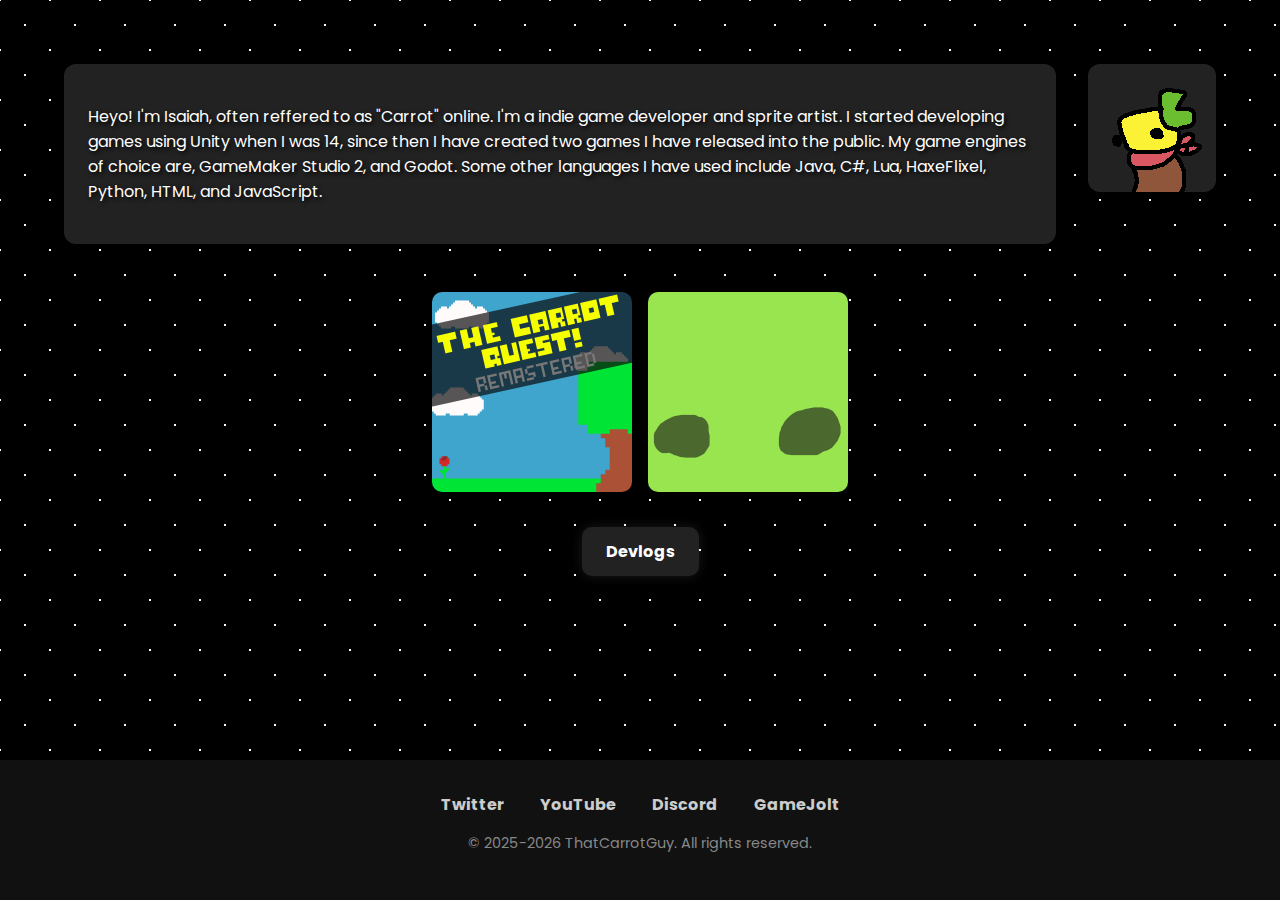
<file: index.html>
<!DOCTYPE html>
<html lang="en">
<head>
    <meta charset="UTF-8">
    <title>Carrot's Local Domain</title>
    <link rel="stylesheet" href="style.css">
    <link href="https://fonts.googleapis.com/css2?family=Poppins:wght@400;700&display=swap" rel="stylesheet">

    <meta property="og:title" content="Carrot's Local Domain" />
    <meta property="og:description" content="A cool collection of indie games made by yours truely!" />
    <meta property="og:image" content="https://thatcarrotguy.github.io/games/slimeshift/images/Logo.png" />
    <meta property="og:url" content="https://thatcarrotguy.github.io" />
</head>
<body>

	<audio id="boom" >
		<source src ="images/boom.mp3">
	</audio>

  <audio id="squeak" >
		<source src ="images/squeak.mp3">
	</audio>

  <main class="container">

    <section class="top">
      <div class="about-me">
        <p>Heyo! I'm Isaiah, often reffered to as "Carrot" online. I'm a indie game developer and sprite artist.
          I started developing games using Unity when I was 14, since then I have created two games I have released into the public. 
          My game engines of choice are, GameMaker Studio 2, and Godot. Some other languages I have used include Java, C#, Lua, HaxeFlixel, Python, HTML, and JavaScript.
        </p>
      </div>
      <div class="boy">
        <img id="main" src="images/wiggle.gif" alt="Animated Gif">
      </div>
    </section>

    <section class="games">
      <button onclick="location.href='games/carrotquest/'">
        <img src="images/quest.png" alt="Carrot Quest">
      </button>
      <button onclick="location.href='games/slimeshift/'">
        <img src="images/slime.png" alt="Slime Shift">
      </button>
    </section>

    
    <div class="devlogs">
      <a href="devlogs/" class="devlogs-text">Devlogs</a>
    </div>

  </main>

  <footer class="site-footer">
    <div class="footer-content">
      <div class="socials">
        <a href="https://x.com/thatcarrotguy" target="twitter">Twitter</a>
        <a href="https://www.youtube.com/@ThatCarrotGuy" target="youtube">YouTube</a>
        <a href="https://discord.gg/amkt3vPQCY" target="discord">Discord</a>
        <a href="https://gamejolt.com/@thatcarrotguy" target="gamejolt">GameJolt</a>
      </div>
      <p>&copy; 2025-2026 ThatCarrotGuy. All rights reserved.</p>
    </div>
  </footer>

  <script>
    const gif = document.getElementById("main");

    gif.style.imageRendering = 'pixelated';

    // For my GIF randomizer
    const random = {
      "images/whip.gif": 1560,
      "images/sneeze.gif": 600,
      "images/blink.gif": 400
    };
    const names = Object.keys(random);
    let playing = false;

    const boom = document.getElementById("boom");
    const squeak = document.getElementById("squeak");

    boom.volume = 0.3;
    squeak.volume = 0.4;
    let clickCount = 0;
    let isDead = false;
    let cooldown = false;

    function doRandomGif() {
      if (isDead) return;

      playing = true;

      const randomGif = names[Math.floor(Math.random() * names.length)];
      console.log(randomGif);
      const dur = random[randomGif];

      /*
      Haven't decided if I want a sfx for this yet :p

      if (randomGif === "images/sneeze.gif") {
        boom.play();
      }

      */

      gif.src = randomGif;

      setTimeout(() => {
        gif.src = "images/wiggle.gif";
        playing = false;
        scheduleNextGif();
      }, dur);
    }

    function scheduleNextGif() {
      const doGif = Math.floor(Math.random() * 1000)
      console.log(doGif); 

      // Now It's luck based :)
      if (doGif == 0) {
        setTimeout(doRandomGif);
      } else {
        setTimeout(() => {
        scheduleNextGif();
      }, 3000);
      }
    } 

    scheduleNextGif();

    gif.addEventListener("click", () => {
      if (isDead || cooldown) return;

      clickCount++;
      cooldown = true;

    // Let's the animation finish before allowing you to click again.
    setTimeout(() => {
        cooldown = false; 
    }, 500); 
    
    if (clickCount >= 5) {
        boom.play();
              gif.src = "images/boom.gif";
              isDead = true;
        
      } else {
        squeak.play();
          gif.src = "images/ouch.gif";
      }

      setTimeout(() => {
        if (clickCount >= 5) {
          // Just do nothing. Look pretty!
          isDead = true;
        } else {
          gif.src = "images/wiggle.gif";
        }
      }, 500);
    });
  </script>
</body>
</html>
</file>
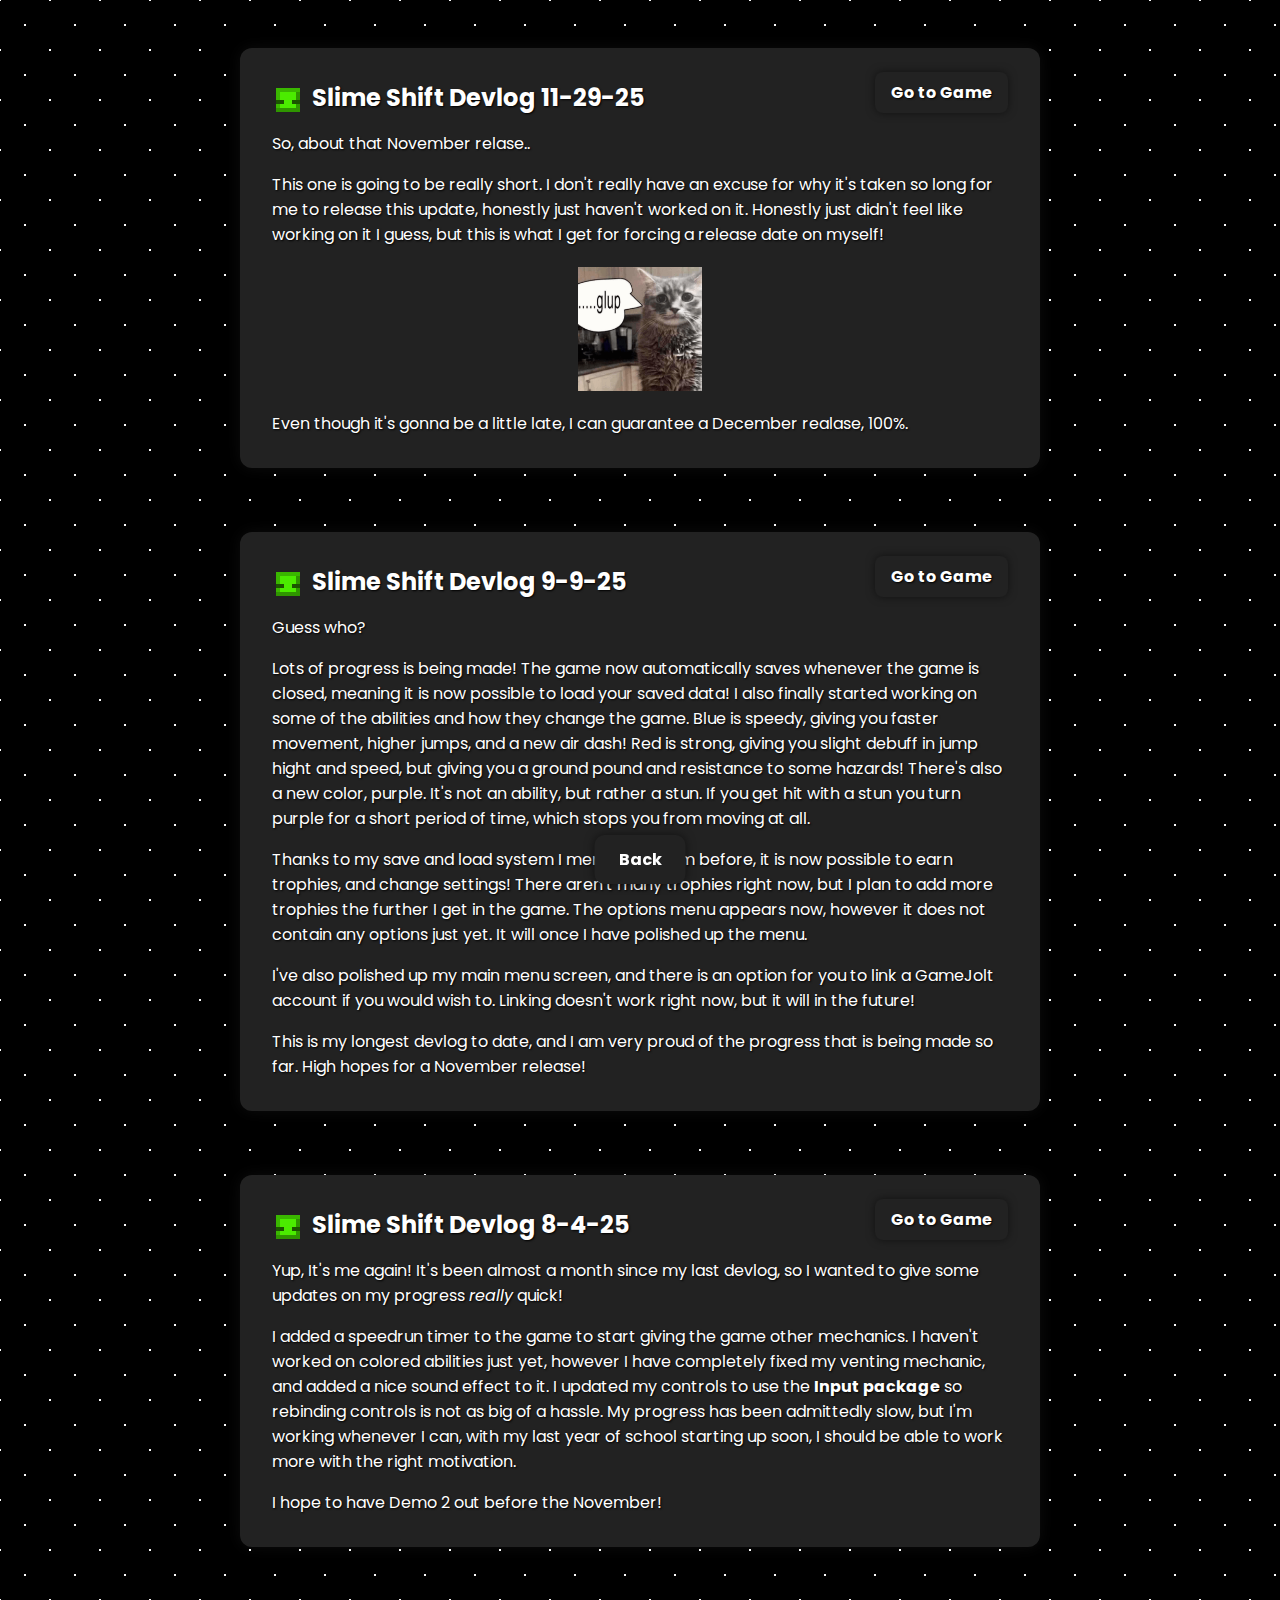
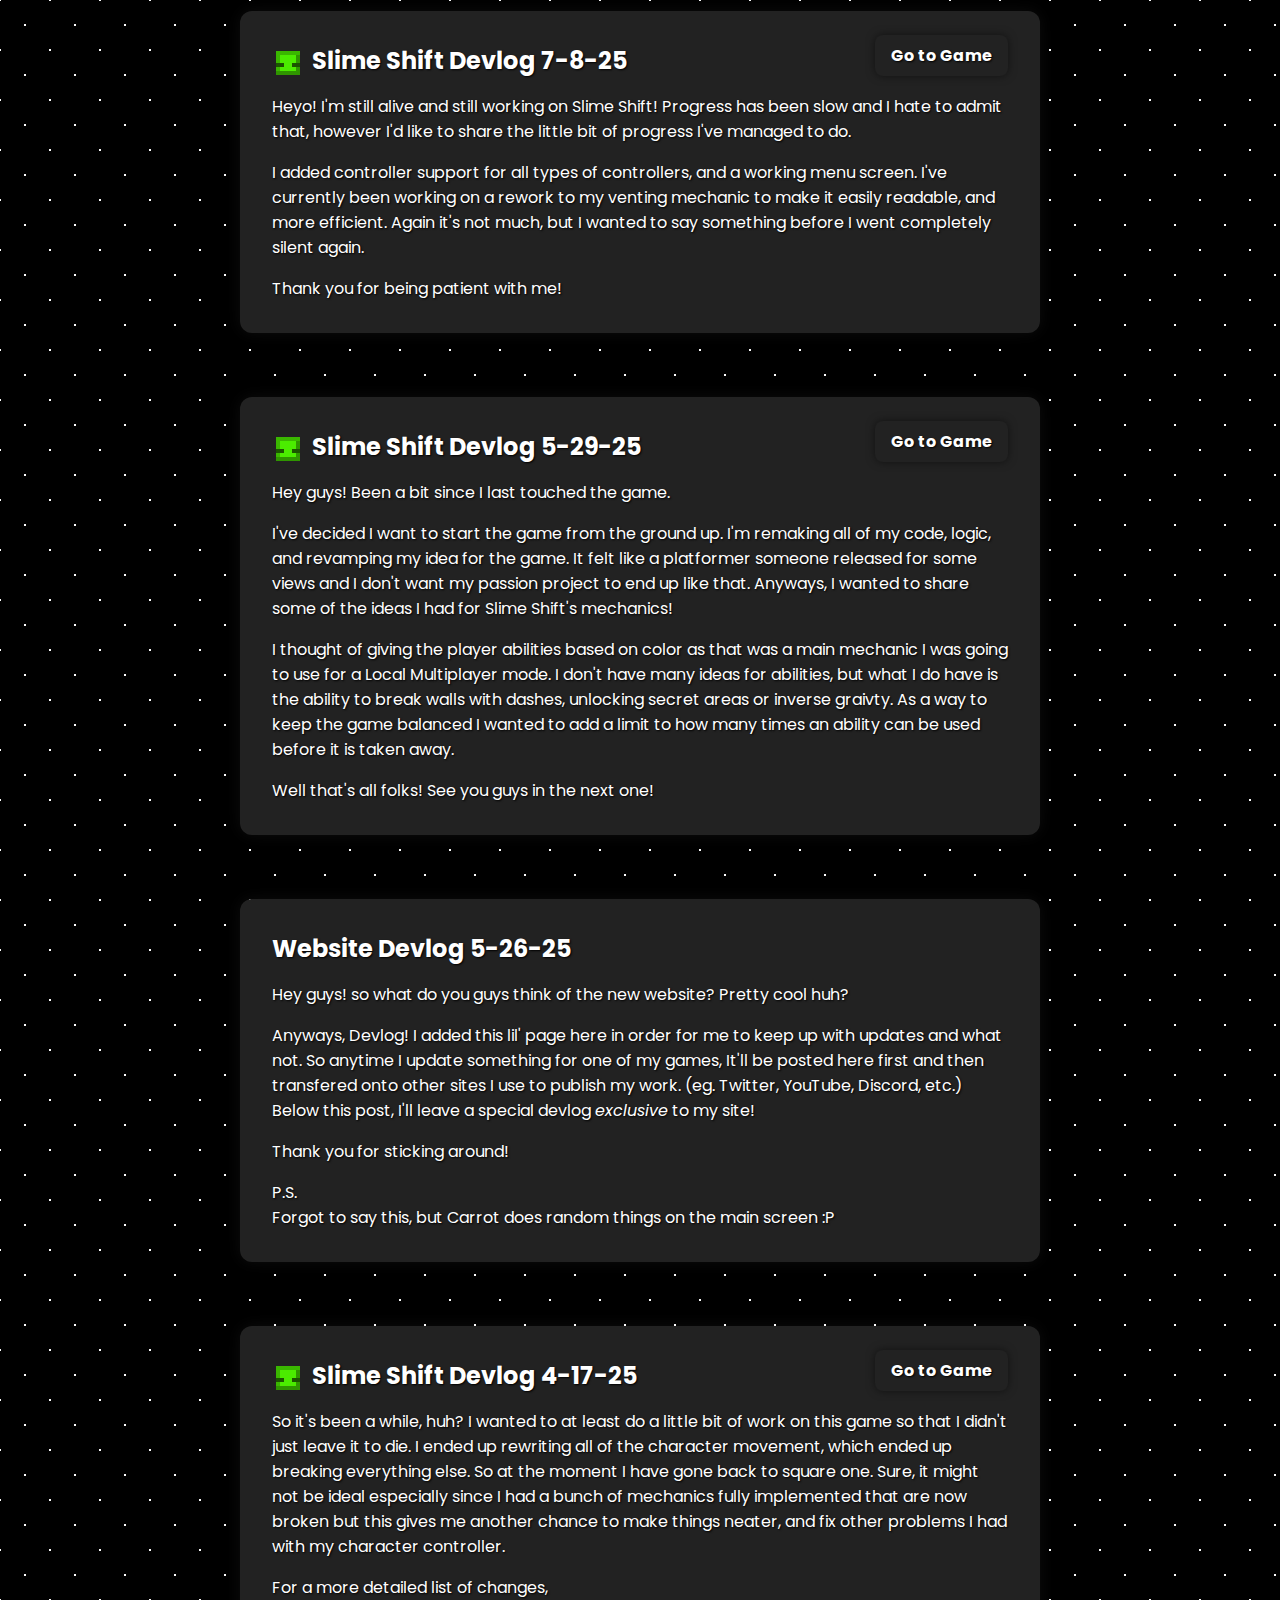
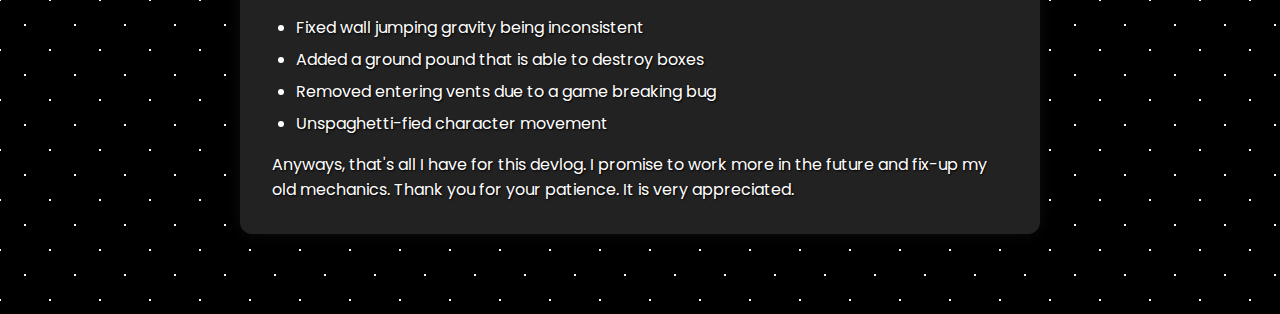
<file: devlogs/index.html>
<!DOCTYPE html>
<html lang="en">
<head>
  <meta charset="UTF-8" />
  <meta name="viewport" content="width=device-width, initial-scale=1.0" />
  <title>Devlogs</title>
  <link rel="stylesheet" href="style.css">
  <link href="https://fonts.googleapis.com/css2?family=Poppins:wght@400;700&display=swap" rel="stylesheet">
</head>
<body>
    <a href="../" class="back-button">Back</a>
  <div class="devlogs">
    <div class="box">
      <div class="title">
        <img src="icons/slime.png" class="icon">
        <h2>Slime Shift Devlog 11-29-25</h2>
      </div>
      <p>
        So, about that November relase..
      </p>
      <p>
        This one is going to be really short. I don't really have an excuse for why it's taken so long for me to release this update, honestly just haven't worked on it.
        Honestly just didn't feel like working on it I guess, but this is what I get for forcing a release date on myself!
      </p>
      <img src="icons/glup.png" class="glup">
      <p>
       Even though it's gonna be a little late, I can guarantee a December realase, 100%.
      </p>
      <a href="../games/slimeshift/" class="goto">Go to Game</a>
    </div>
    <div class="box">
      <div class="title">
        <img src="icons/slime.png" class="icon">
        <h2>Slime Shift Devlog 9-9-25</h2>
      </div>
      <p>
        Guess who?
      </p>
      <p>
        Lots of progress is being made! The game now automatically saves whenever the game is closed, meaning it is now possible to load your saved data!
        I also finally started working on some of the abilities and how they change the game. Blue is speedy, giving you faster movement, higher jumps, and a new air dash!
        Red is strong, giving you slight debuff in jump hight and speed, but giving you a ground pound and resistance to some hazards! There's also a new color, purple.
        It's not an ability, but rather a stun. If you get hit with a stun you turn purple for a short period of time, which stops you from moving at all.
      </p>
      <p>
        Thanks to my save and load system I mentioned from before, it is now possible to earn trophies, and change settings! There aren't many trophies right now, 
        but I plan to add more trophies the further I get in the game. The options menu appears now, however it does not contain any options just yet. It will once I have
        polished up the menu.
      </p>
      <p>
        I've also polished up my main menu screen, and there is an option for you to link a GameJolt account if you would wish to. Linking doesn't work right now, but it will in
        the future!
      </p>
      <p>
       This is my longest devlog to date, and I am very proud of the progress that is being made so far. High hopes for a November release!
      </p>
      <a href="../games/slimeshift/" class="goto">Go to Game</a>
    </div>
    <div class="box">
      <div class="title">
        <img src="icons/slime.png" class="icon">
        <h2>Slime Shift Devlog 8-4-25</h2>
      </div>
      <p>
        Yup, It's me again! It's been almost a month since my last devlog, so I wanted to give some updates on my progress <i>really</i> quick!
      </p>
      <p>
        I added a speedrun timer to the game to start giving the game other mechanics. I haven't worked on colored abilities just yet, however I have completely
        fixed my venting mechanic, and added a nice sound effect to it. I updated my controls to use the <b>Input package</b> so rebinding controls is not as big of a hassle.
        My progress has been admittedly slow, but I'm working whenever I can, with my last year of school starting up soon, I should be able to work more with the right
        motivation.
      </p>
      <p>
       I hope to have Demo 2 out before the November!
      </p>
      <a href="../games/slimeshift/" class="goto">Go to Game</a>
    </div>
    <div class="box">
      <div class="title">
        <img src="icons/slime.png" class="icon">
        <h2>Slime Shift Devlog 7-8-25</h2>
      </div>
      <p>
        Heyo! I'm still alive and still working on Slime Shift! Progress has been slow and I hate to admit that, 
        however I'd like to share the little bit of progress I've managed to do.
      </p>
      <p>
        I added controller support for all types of controllers, and a working menu screen. I've currently been working on a rework to my
        venting mechanic to make it easily readable, and more efficient. Again it's not much, but I wanted to say something before I went
        completely silent again.
      </p>
      <p>
        Thank you for being patient with me!
      </p>
      <a href="../games/slimeshift/" class="goto">Go to Game</a>
    </div>
    <div class="box">
      <div class="title">
        <img src="icons/slime.png" class="icon">
        <h2>Slime Shift Devlog 5-29-25</h2>
      </div>
      <p>
        Hey guys! Been a bit since I last touched the game.
      </p>
      <p>
        I've decided I want to start the game from the ground up. I'm remaking all of my code, logic, and revamping my idea for the game.
        It felt like a platformer someone released for some views and I don't want my passion project to end up like that.
        Anyways, I wanted to share some of the ideas I had for Slime Shift's mechanics!
      </p>
      <p>
        I thought of giving the player abilities based on color as that was a main mechanic I was going to use for a Local Multiplayer mode.
        I don't have many ideas for abilities, but what I do have is the ability to break walls with dashes, unlocking secret areas or
        inverse graivty. As a way to keep the game balanced I wanted to add a limit to how many times an ability can be used before it is
        taken away.
      </p>
      <p>
        Well that's all folks! See you guys in the next one!
      </p>
      <a href="../games/slimeshift/" class="goto">Go to Game</a>
    </div>
    <div class="box">
      <h2>Website Devlog 5-26-25</h2>
      <p>
        Hey guys! so what do you guys think of the new website? Pretty cool huh?
      </p>
      <p>
        Anyways, Devlog! I added this lil' page here in order for me to keep up with updates and what not. So anytime I update something
        for one of my games, It'll be posted here first and then transfered onto other sites I use to publish my work.
        (eg. Twitter, YouTube, Discord, etc.) Below this post, I'll leave a special devlog <i>exclusive</i> to my site!
      </p>
      <p>
        Thank you for sticking around!
      </p>
      <p>
        P.S. <br>
        Forgot to say this, but Carrot does random things on the main screen :P
      </p>
    </div>
    <div class="box">
      <div class="title">
        <img src="icons/slime.png" class="icon">
        <h2>Slime Shift Devlog 4-17-25</h2>
      </div>
      <p>
        So it's been a while, huh? I wanted to at least do a little bit of work on this game so that I didn't just leave it to die.
        I ended up rewriting all of the character movement, which ended up breaking everything else. So at the moment I have gone back
        to square one. Sure, it might not be ideal especially since I had a bunch of mechanics fully implemented that are now broken
        but this gives me another chance to make things neater, and fix other problems I had with my character controller.
      </p>
      <p>
        For a more detailed list of changes,
        <ul>
            <li>Fixed wall jumping gravity being inconsistent</li>
            <li>Added a ground pound that is able to destroy boxes</li>
            <li>Removed entering vents due to a game breaking bug</li>
            <li>Unspaghetti-fied character movement</li>
        </ul>
      </p>
      <p>
        Anyways, that's all I have for this devlog. I promise to work more in the future and fix-up my old mechanics.
        Thank you for your patience. It is very appreciated.
      </p>
      <a href="../games/slimeshift/" class="goto">Go to Game</a>
    </div>
</body>
</html>

<!--
Devlog Template:

<div class="box">
  <div class="title">
    (Is it a game with an Icon? If so, "<img src="icons/icon.png" class="icon">")
    <h2>GAME NAME [DATE]</h2>
  </div>
  <p>
    [DEVLOG TEXT]
  </p>
  (Is it going to a game? If so, "<a href="[GAME PAGE DIR]" class="goto">Go to Game</a>")
</div>

-->
</file>
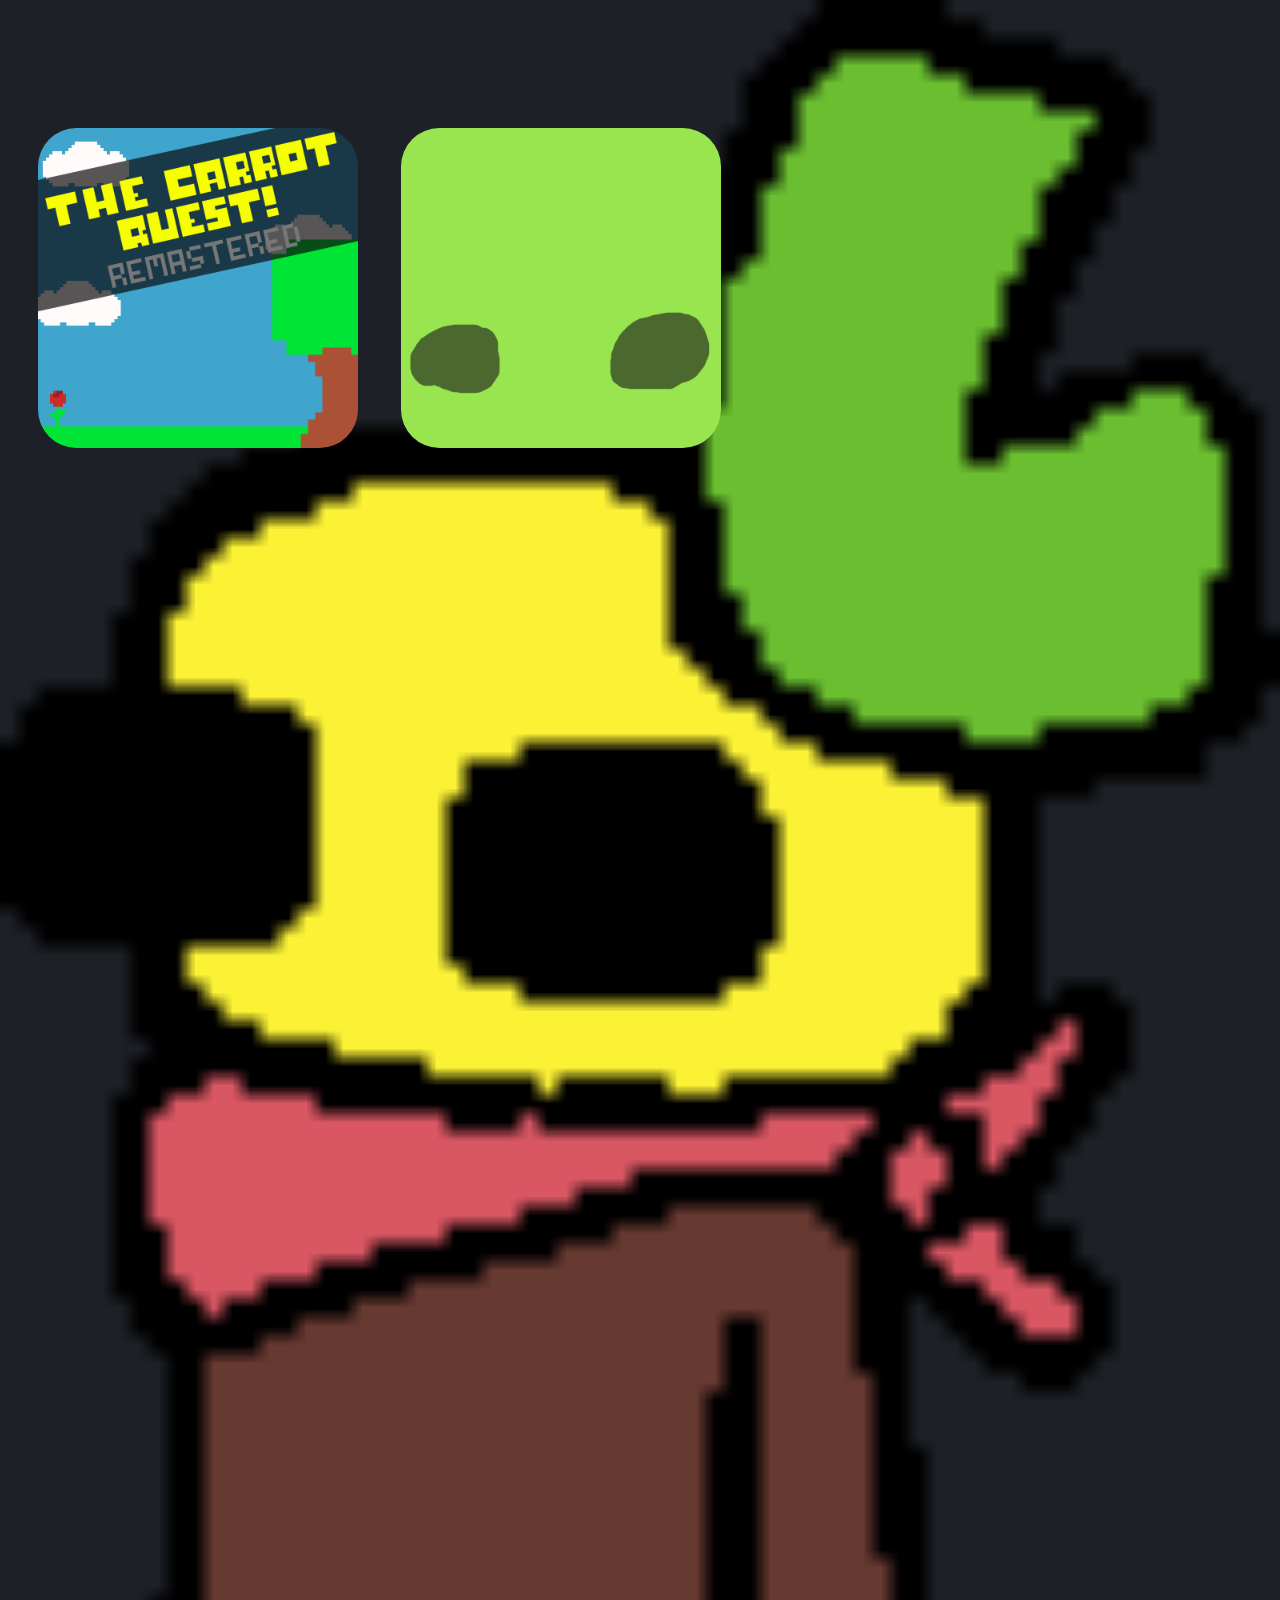
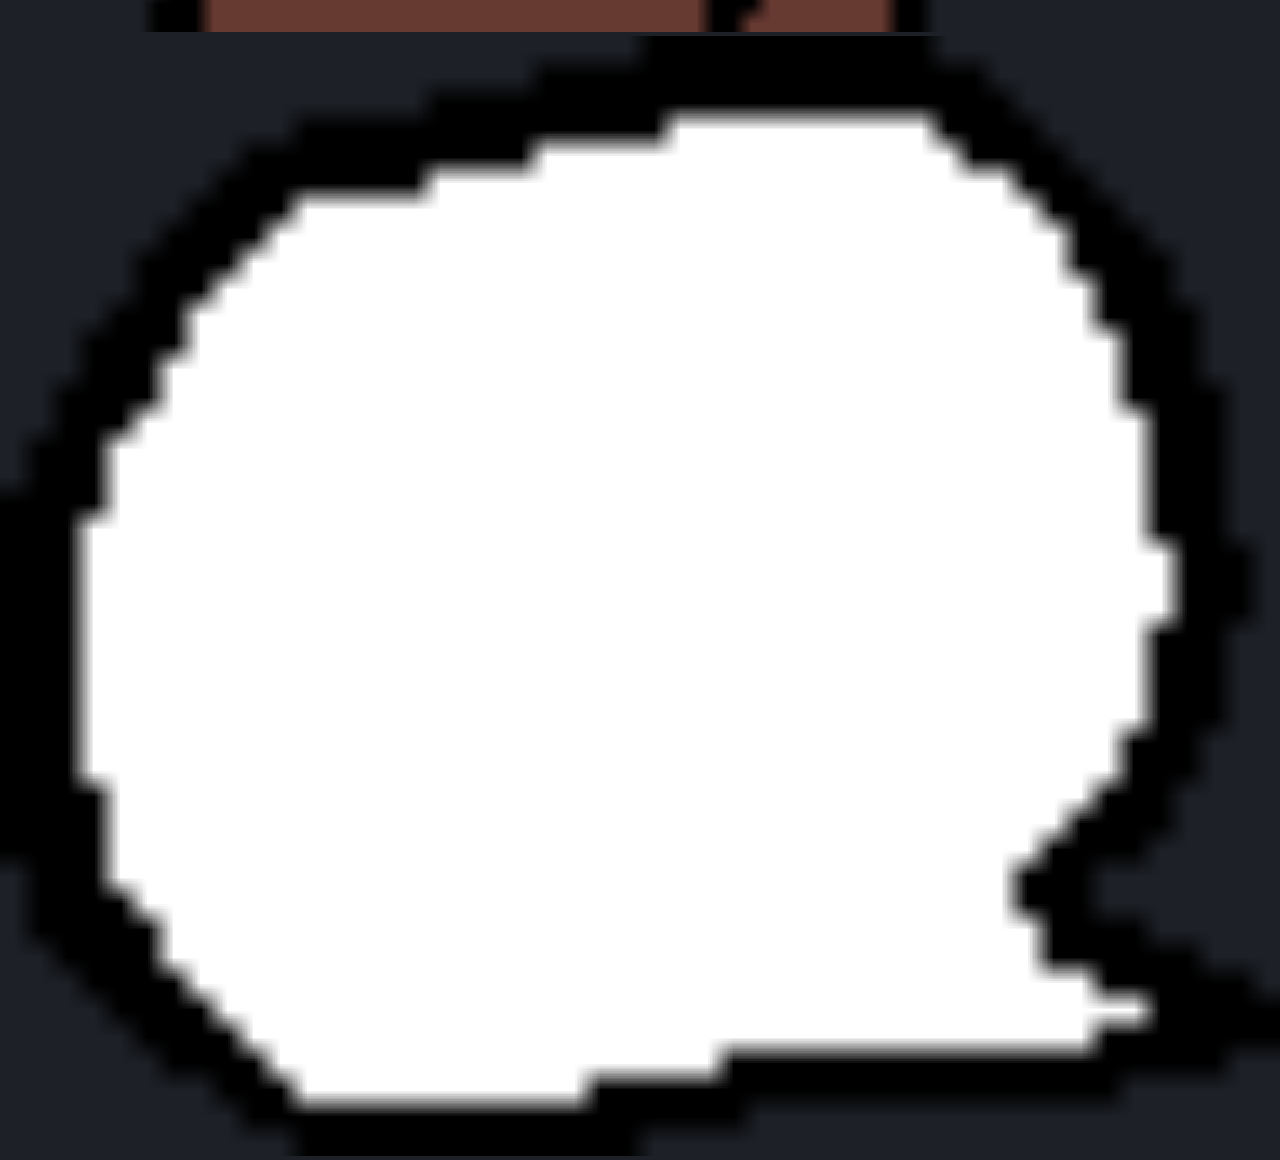
<file: the work in progress/index.html>
<!DOCTYPE html>
<html>
    <style>
        @media only screen and (min-device-width : 320px) and (max-device-width : 480px) {  
            .carrot-photo { display: none;}
        }
    </style>
    <head>
        <meta name="viewport" content="width=device-width, initial-scale=1.0">
        <link rel="icon" type="image/x-icon" href="favicon.png">
        <title>Carrot's Local Domain</title>
        <link rel="stylesheet" href="style.css">
    </head>
    <body>
        <div class="menu-buttons">
            <nav>
                <a href="games/carrotquest/index.html"><img src="images/c-logo.png" class="c-logo"></a>
                <a href="games/slimeshift/index.html"><img src="images/s-logo.png" class="s-logo"></a>
            </nav>
        </div>

        <div class="stuff">
            <nav>
                <img src="images/carrot-web.png" class="carrot-photo">
                <img src="images/carrot-bubble.png" class="carrot-bubble">
            </nav>
        </div>
    </body>
</html>
</file>
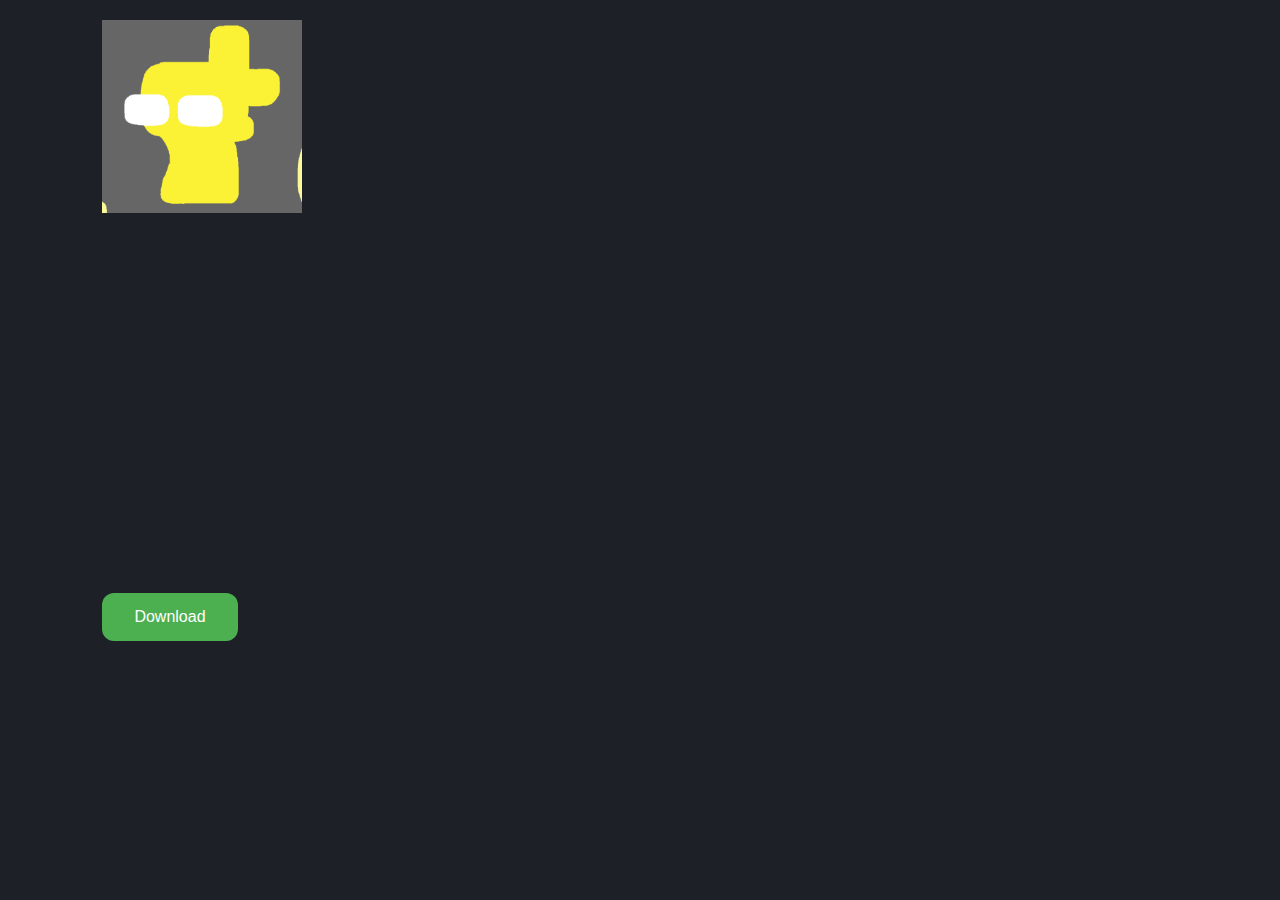
<file: games/carrot quest/index.html>
<!DOCTYPE html>
<html>
    <head>
        <meta name="viewport" content="width=device-width, initial-scale=1.0">
        <link rel="icon" type="image/x-icon" href="images/icon.png">
        <title>The Carrot Quest!</title>
        <link rel="stylesheet" href="style.css">
    </head>
    <body>
        <div class="stuff">
            <nav>
                <img src="images/capre.png" class="img1">

                <a href="carrotquest.zip" download="carrot-quest" class="button">Download</a>
            </nav>
        </div>
    </body>
</html>
</file>
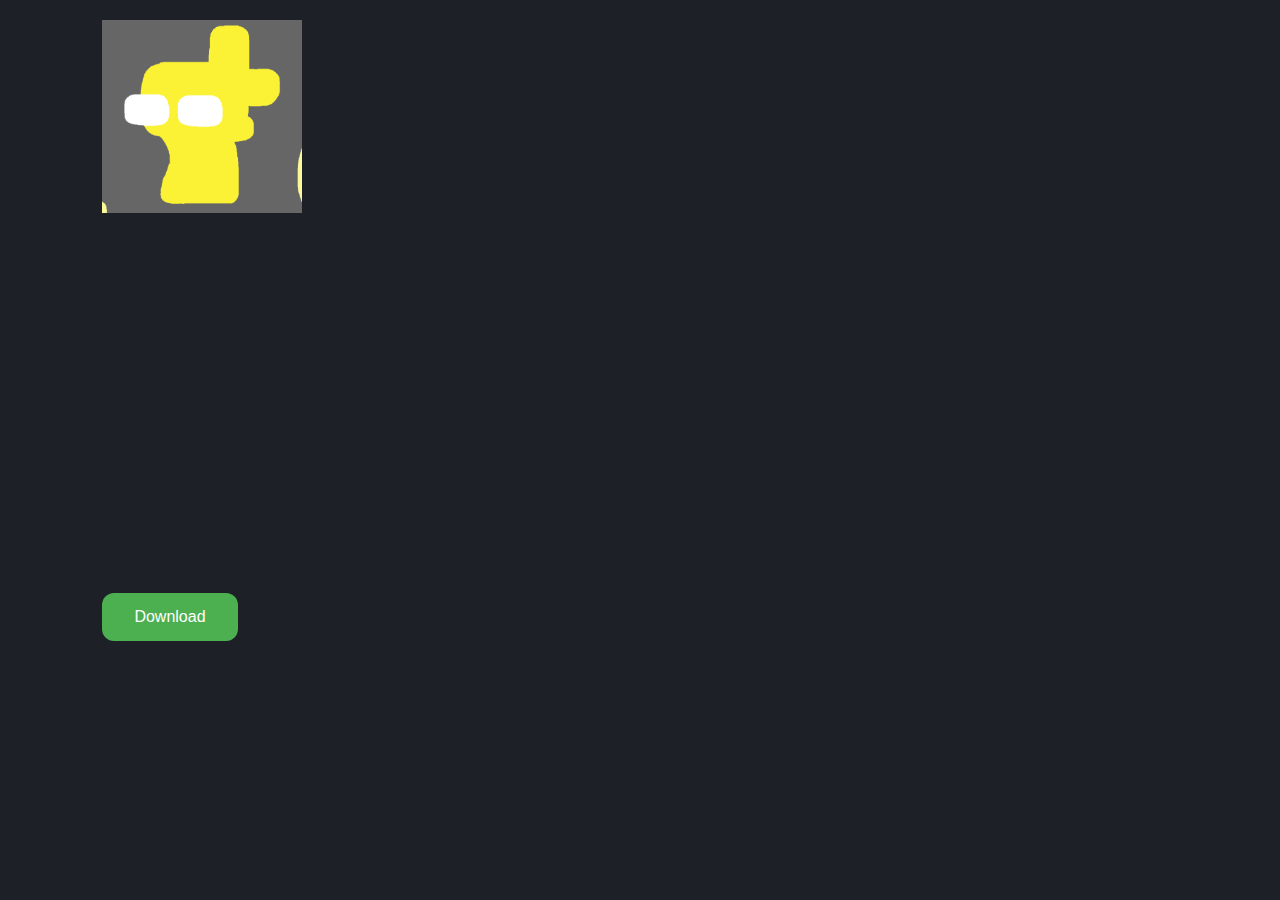
<file: the work in progress/games/carrotquest/index.html>
<!DOCTYPE html>
<html>
    <head>
        <meta name="viewport" content="width=device-width, initial-scale=1.0">
        <link rel="icon" type="image/x-icon" href="images/icon.png">
        <title>The Carrot Quest!</title>
        <link rel="stylesheet" href="style.css">
    </head>
    <body>
        <div class="stuff">
            <nav>
                <img src="images/capre.png" class="img1">

                <a href="carrotquest.zip" download="carrot-quest" class="button">Download</a>
            </nav>
        </div>
    </body>
</html>
</file>
<file: style.css>
@import url('https://fonts.googleapis.com/css2?family=Poppins:wght@400;700&display=swap');

* {
  box-sizing: border-box;
}

html, body {
  height: 100%;
  margin: 0;
  padding: 0;
  display: flex;
  flex-direction: column;
  overflow-y: hidden;
}

body {
  flex: 1;
  margin: 0;
  font-family: 'Poppins', sans-serif;
  background: black;
  color: white;
  background-image: radial-gradient(white 1px, transparent 1px),
                    radial-gradient(white 1px, transparent 1px);
  background-position: 0 0, 25px 25px;
  background-size: 50px 50px;
  animation: moveStars 60s linear infinite;
}

main {
  flex: 1;
}
@keyframes moveStars {
  0% {
    background-position: 0 0, 25px 25px;
  }
  100% {
    background-position: 1000px 1000px, 1025px 1025px;
  }
}

.container {
  padding: 5vw;
}

.about-me, .boy {
  flex: 1;
  background-color: #222;
  padding: 1.5rem;
  border-radius: 12px;
  text-shadow: 2px 2px 4px rgba(0, 0, 0, 1);
}

.devlogs {
  display: flex;
  justify-content: center;
  margin: 2rem 0;
}

.devlogs-text {
  background-color: #222;
  color: white;
  padding: 0.75rem 1.5rem;
  border-radius: 10px;
  font-weight: bold;
  font-family: 'Poppins', sans-serif;
  text-decoration: none;
  box-shadow: 0 0 12px rgba(255, 255, 255, 0.1);
  transition: background-color 0.2s ease, transform 0.2s ease;
}

.devlogs-text:hover {
  background-color: #333;
  transform: scale(1.05);
}

.top {
  display: flex;
  flex-wrap: nowrap;
  gap: 2rem;
  margin-bottom: 3rem;
}
.boy {
  flex: 0 0 auto;
  width: 128px;
  height: 128px;
  display: flex;
  align-items: center;
  justify-content: center;
}

.boy img {
  width: 128px;
  height: 128px;
  object-fit: contain;
  border-radius: 8px;
}

.games {
  display: flex;
  flex-wrap: wrap;
  gap: 1rem;
  justify-content: center;
}

.games button {
  flex: 1 1 calc(22% - 1rem); 
  padding: 0;
  background: none;
  border: none;
  cursor: pointer;
  max-width: 200px;
}

.games button img {
  width: 100%;
  height: auto;
  border-radius: 10px;
  transition: transform 0.2s ease;
}

.games button img:hover {
  transform: scale(1.05);
  box-shadow: 0 0 12px rgba(255, 255, 255, 0.3);
  cursor: pointer;
}

@media (max-width: 768px) {
  .top {
    flex-wrap: wrap;
  }

  .about-me {
    flex: 1 1 100%;
  }

  .boy {
    display: none;
  }

  .games button {
    flex: 1 1 100%;
  }
}

.site-footer {
  background-color: #111;
  padding: 2rem 1rem;
  color: white;
  text-align: center;
}

.site-footer a {
  color: #ccc;
  margin: 0 1rem;
  text-decoration: none;
  font-weight: bold;
  transition: color 0.2s;
}

.site-footer a:hover {
  color: white;
}

.site-footer p {
  margin-top: 1rem;
  font-size: 0.9rem;
  color: #888;
}
</file>
<file: devlogs/style.css>
* {
    box-sizing: border-box;
    margin: 0;
    padding: 0;
}

body {
  flex: 1;
  margin: 0;
  font-family: 'Poppins', sans-serif;
  background: black;
  color: white;
  background-image: radial-gradient(white 1px, transparent 1px),
                    radial-gradient(white 1px, transparent 1px);
  background-position: 0 0, 25px 25px;
  background-size: 50px 50px;
  animation: moveStars 60s linear infinite;
}

main {
  flex: 1;
}
@keyframes moveStars {
  0% {
    background-position: 0 0, 25px 25px;
  }
  100% {
    background-position: 1000px 1000px, 1025px 1025px;
  }
}

.devlogs {
    display: flex;
    flex-direction: column;
    align-items: center;
    padding: 3rem 1rem;
    gap: 2rem;
}

.box {
  position: relative;
  max-width: 800px;
  background-color: #222;
  padding: 2rem;
  border-radius: 12px;
  color: white;
  text-shadow: 1px 1px 2px black;
  font-family: 'Poppins', sans-serif;
  box-shadow: 0 0 15px rgba(255, 255, 255, 0.05);
  margin-bottom: 2rem;
}

.title {
  display: flex;
  align-items: center;
  gap: 0.5rem;
}

.icon {
  width: 32px;
  height: 32px;
  object-fit: contain;
  vertical-align: middle;
  /* Not ideal, but I am gonna have to nudge it each image I use.. */
  position: relative;
  top: -10px;

  image-rendering: pixelated;
}

.glup {
  width: 164px;
  height: 164px;
  display: flex;
  padding: 20px;
  margin: auto;
}

.box ul {
  padding-left: 1.5rem;
  margin-top: 1rem;
  margin-bottom: 1rem;
}

.box li {
  margin-bottom: 0.5rem;
  line-height: 1.5;
}

.goto {
  position: absolute;
  top: 1.5rem;
  right: 2rem;
  background-color: #222;
  color: white;
  padding: 0.5rem 1rem;
  border-radius: 8px;
  font-weight: bold;
  text-decoration: none;
  font-family: 'Poppins', sans-serif;
  box-shadow: 0 0 8px rgba(0, 0, 0, 0.5);
  transition: background-color 0.2s ease, transform 0.2s ease;
}

@media (max-width: 600px) {
  .goto {
    display: none;
  }
}

.goto:hover {
  background-color: #333;
  transform: scale(1.05);
}

.back-button {
  position: fixed;
  bottom: 1rem;
  left: 50%;
  transform: translateX(-50%);
  background-color: #222;
  color: white;
  padding: 0.75rem 1.5rem;
  border-radius: 10px;
  font-weight: bold;
  text-decoration: none;
  font-family: 'Poppins', sans-serif;
  box-shadow: 0 0 10px rgba(0,0,0,0.5);
  z-index: 1000;
  transition: background-color 0.2s ease, transform 0.2s ease;
}

.back-button:hover {
  background-color: #444;
  transform: translateX(-50%) scale(1.05);
}
h2 {
    margin-bottom: 1rem;
}

p + p {
    margin-top: 1rem;
}
</file>
<file: the work in progress/style.css>
html {
    overflow: hidden; 
    background: #1d2026;
}
*{
    margin: 0;
    padding: 0;
    font-family: 'poppins', sans-serif;
    box-sizing: border-box;
}
.menu-buttons{
    min-height: 100vh;
    width: 100%;
    color: #fff;
    position: absolute;
}
.c-logo, .s-logo{
    width: 25vw;
    margin-top: 10%;
    margin-left: 3%;
    display: inline-block;
    cursor: pointer;
    transition: transform 0.5s;
}

.c-logo, .s-logo  { 
    border-radius: 3vw;
    max-width: 100%; 
    width: auto\9;
}

.menu-buttons:active {
    transform: scale(1.0, 1.0);
}

.menu-buttons:not(self) * :hover {
    transform: scale(1.12,1.12);
}

img {
    width: 100%;
    height: auto;
}
</file>
<file: games/carrot quest/style.css>
*{
    margin: 0;
    padding: 0;
    font-family: 'poppins', sans-serif;
    box-sizing: border-box;
}

.stuff{
    background: #1d2026;
    min-height: 100vh;
    width: 100%;
    color: #fff;
    position: relative;
}
h1{
    
    background: #1d2026;
    color: #fff;
    font-weight: 400;
}

nav{
    display: flex;
    align-items: center;
    padding: 20px 8%;
}
nav .img1{
    width: 200px;
    cursor: pointer;
}
nav .button {
    position: relative;
    border-radius: 12px;
    background-color: #4CAF50;
    border: none;
    color: white;
    padding: 15px 32px;
    top: 500px;
    left: -200px;
    text-align: center;
    text-decoration: none;
    display: inline-block;
    font-size: 16px;
    cursor: pointer;
    transition-duration: 0.2s;
    z-index: 1;
}
nav .button:hover {
    background-color: #ffffff;
    color: black;
}
nav .button:active {
    cursor: pointer;
    transform: scale(0.9,0.9);
}
</file>
<file: the work in progress/games/carrotquest/style.css>
*{
    margin: 0;
    padding: 0;
    font-family: 'poppins', sans-serif;
    box-sizing: border-box;
}

.stuff{
    background: #1d2026;
    min-height: 100vh;
    width: 100%;
    color: #fff;
    position: relative;
}
h1{
    
    background: #1d2026;
    color: #fff;
    font-weight: 400;
}

nav{
    display: flex;
    align-items: center;
    padding: 20px 8%;
}
nav .img1{
    width: 200px;
    cursor: pointer;
}
nav .button {
    position: relative;
    border-radius: 12px;
    background-color: #4CAF50;
    border: none;
    color: white;
    padding: 15px 32px;
    top: 500px;
    left: -200px;
    text-align: center;
    text-decoration: none;
    display: inline-block;
    font-size: 16px;
    cursor: pointer;
    transition-duration: 0.2s;
    z-index: 1;
}
nav .button:hover {
    background-color: #ffffff;
    color: black;
}
nav .button:active {
    cursor: pointer;
    transform: scale(0.9,0.9);
}
</file>
